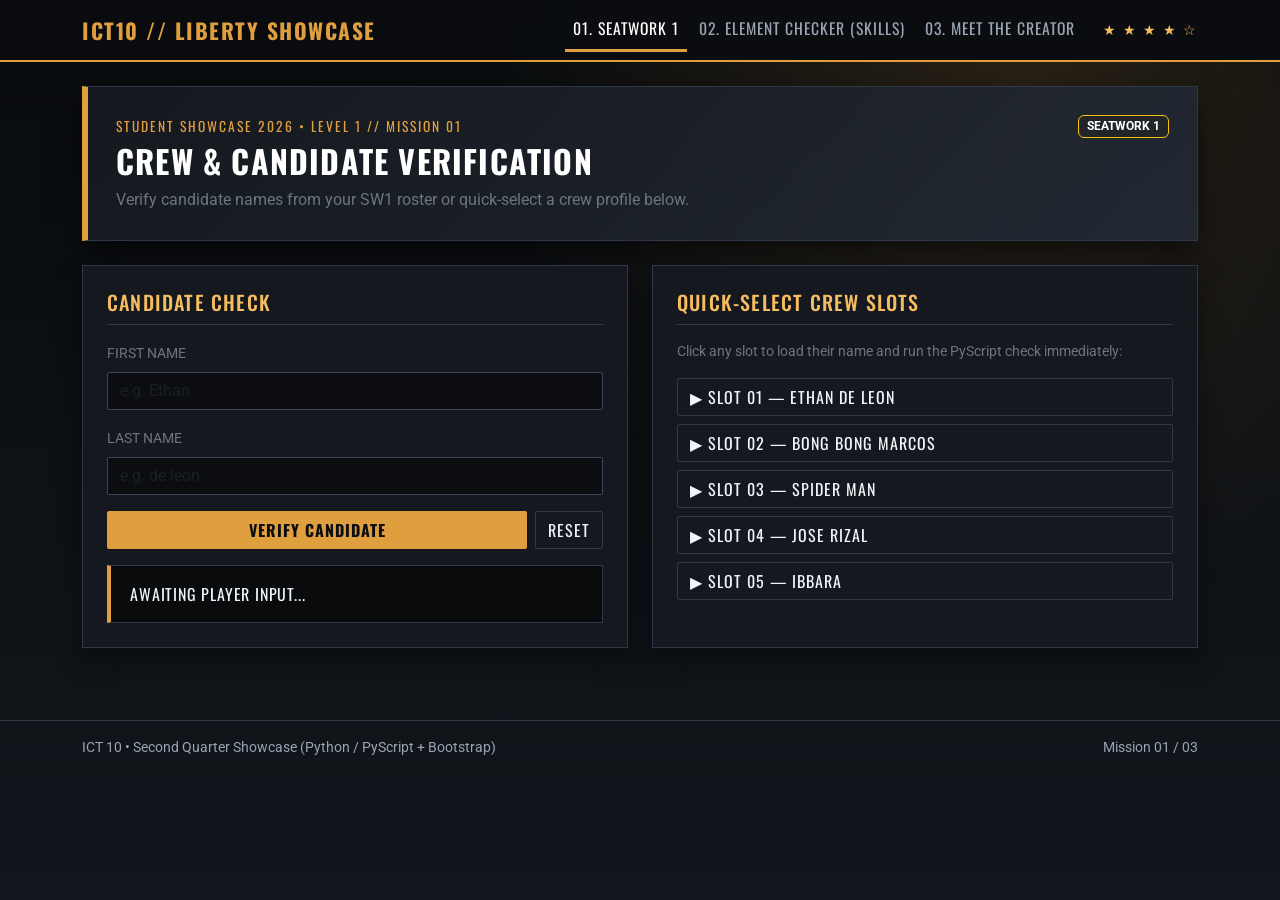
<file: index.html>
<!DOCTYPE html>
<html lang="en">
<head>
  <meta charset="UTF-8" />
  <meta name="viewport" content="width=device-width, initial-scale=1.0" />
  <title>ICT10 Q2 Showcase | Seatwork 1</title>
  <link href="https://cdn.jsdelivr.net/npm/bootstrap@5.3.3/dist/css/bootstrap.min.css" rel="stylesheet" />
  <link rel="stylesheet" href="https://pyscript.net/releases/2024.1.1/core.css" />
  <script type="module" src="https://pyscript.net/releases/2024.1.1/core.js"></script>
  <link rel="stylesheet" href="gta4.css" />
</head>
<body>
  <nav class="navbar navbar-expand-lg navbar-dark lc-navbar sticky-top">
    <div class="container">
      <a class="navbar-brand lc-brand" href="index.html">ICT10 // LIBERTY SHOWCASE</a>
      <button class="navbar-toggler" type="button" data-bs-toggle="collapse" data-bs-target="#lcNav">
        <span class="navbar-toggler-icon"></span>
      </button>
      <div class="collapse navbar-collapse" id="lcNav">
        <ul class="navbar-nav ms-auto align-items-lg-center gap-1">
          <li class="nav-item"><a class="nav-link active" href="index.html">01. Seatwork 1</a></li>
          <li class="nav-item"><a class="nav-link" href="elements.html">02. Element Checker (Skills)</a></li>
          <li class="nav-item"><a class="nav-link" href="creator.html">03. Meet the Creator</a></li>
          <li class="nav-item ms-lg-3"><span class="wanted-stars">★ ★ ★ ★ ☆</span></li>
        </ul>
      </div>
    </div>
  </nav>

  <main class="container py-4">
    <section class="lc-banner mb-4">
      <div class="d-flex flex-wrap justify-content-between align-items-center gap-2 mb-1">
        <span class="lc-kicker">Student Showcase 2026 • Level 1 // Mission 01</span>
        <span class="badge text-bg-dark border border-warning">SEATWORK 1</span>
      </div>
      <h1 class="lc-title h2 mb-2">Crew &amp; Candidate Verification</h1>
      <p class="text-secondary mb-0">Verify candidate names from your SW1 roster or quick-select a crew profile below.</p>
    </section>

    <div class="row g-4">
      <div class="col-lg-6">
        <div class="lc-card p-4 h-100">
          <h2 class="h5 lc-card-header">Candidate Check</h2>
          <div class="mb-3">
            <label for="first_name" class="form-label text-uppercase small text-secondary">First Name</label>
            <input type="text" id="first_name" class="form-control lc-input" placeholder="e.g. Ethan" />
          </div>
          <div class="mb-3">
            <label for="last_name" class="form-label text-uppercase small text-secondary">Last Name</label>
            <input type="text" id="last_name" class="form-control lc-input" placeholder="e.g. de leon" />
          </div>
          <div class="d-flex gap-2 mb-3">
            <button type="button" id="sw1_check_btn" class="btn btn-lc flex-grow-1">Verify Candidate</button>
            <button type="button" id="sw1_reset_btn" class="btn btn-lc-outline">Reset</button>
          </div>
          <div id="sw1_result" class="lc-console">AWAITING PLAYER INPUT...</div>
        </div>
      </div>

      <div class="col-lg-6">
        <div class="lc-card p-4 h-100">
          <h2 class="h5 lc-card-header">Quick-Select Crew Slots</h2>
          <p class="small text-secondary">Click any slot to load their name and run the PyScript check immediately:</p>
          <div class="d-grid gap-2">
            <button type="button" class="btn btn-lc-outline text-start sw1-slot" data-first="Ethan" data-last="de leon">▶ SLOT 01 — Ethan de leon</button>
            <button type="button" class="btn btn-lc-outline text-start sw1-slot" data-first="bong bong" data-last="marcos">▶ SLOT 02 — bong bong marcos</button>
            <button type="button" class="btn btn-lc-outline text-start sw1-slot" data-first="spider" data-last="man">▶ SLOT 03 — spider man</button>
            <button type="button" class="btn btn-lc-outline text-start sw1-slot" data-first="jose" data-last="rizal">▶ SLOT 04 — jose rizal</button>
            <button type="button" class="btn btn-lc-outline text-start sw1-slot" data-first="ibbara" data-last="">▶ SLOT 05 — ibbara</button>
          </div>
        </div>
      </div>
    </div>
  </main>

  <footer class="lc-footer py-3 mt-5">
    <div class="container d-flex flex-wrap justify-content-between">
      <span>ICT 10 • Second Quarter Showcase (Python / PyScript + Bootstrap)</span>
      <span>Mission 01 / 03</span>
    </div>
  </footer>

  <script type="py" src="./main.py"></script>
  <script src="https://cdn.jsdelivr.net/npm/bootstrap@5.3.3/dist/js/bootstrap.bundle.min.js"></script>
</body>
</html>
</file>
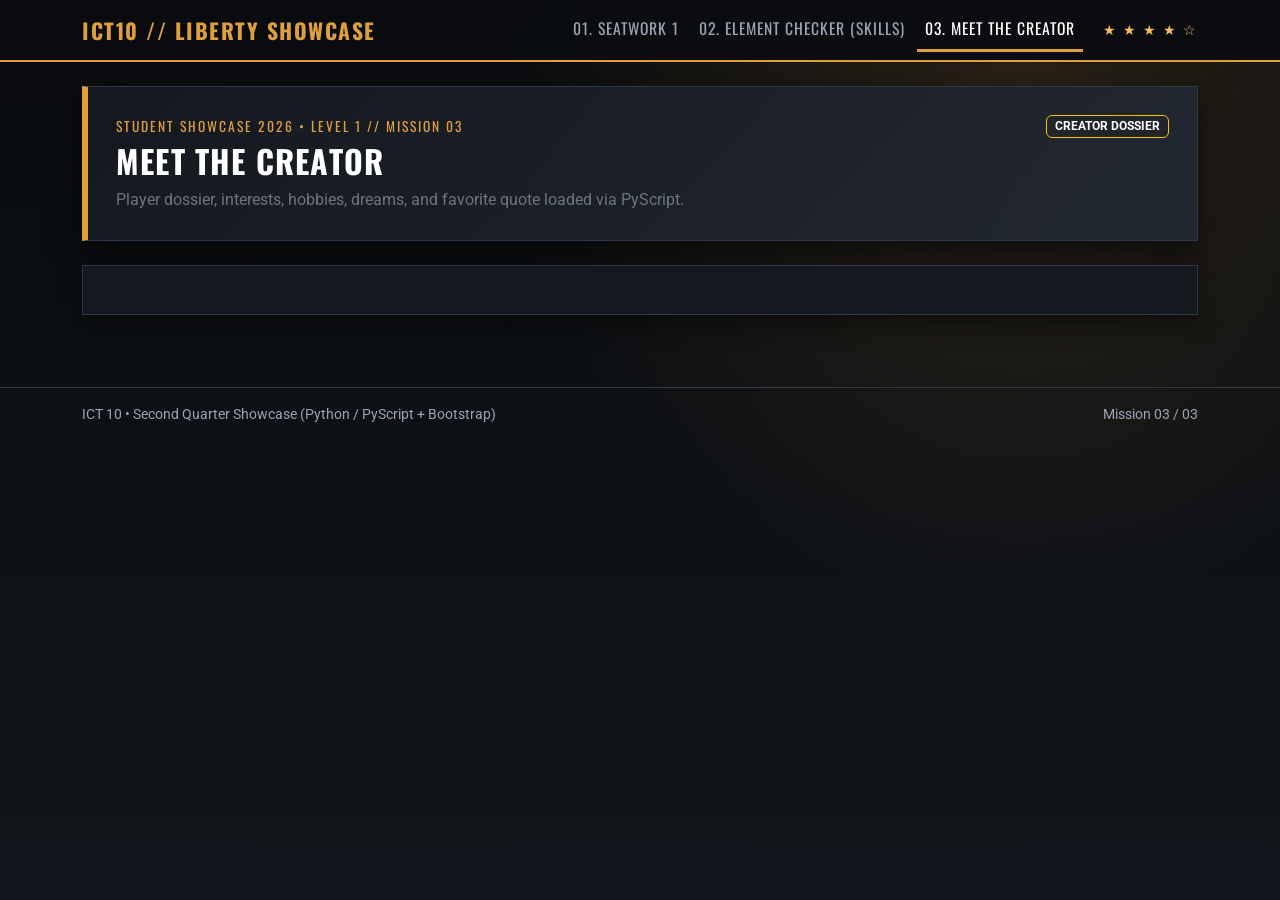
<file: creator.html>
<!DOCTYPE html>
<html lang="en">
<head>
  <meta charset="UTF-8" />
  <meta name="viewport" content="width=device-width, initial-scale=1.0" />
  <title>ICT10 Q2 Showcase | Meet the Creator</title>
  <link href="https://cdn.jsdelivr.net/npm/bootstrap@5.3.3/dist/css/bootstrap.min.css" rel="stylesheet" />
  <link rel="stylesheet" href="https://pyscript.net/releases/2024.1.1/core.css" />
  <script type="module" src="https://pyscript.net/releases/2024.1.1/core.js"></script>
  <link rel="stylesheet" href="gta4.css" />
</head>
<body>
  <nav class="navbar navbar-expand-lg navbar-dark lc-navbar sticky-top">
    <div class="container">
      <a class="navbar-brand lc-brand" href="index.html">ICT10 // LIBERTY SHOWCASE</a>
      <button class="navbar-toggler" type="button" data-bs-toggle="collapse" data-bs-target="#lcNav">
        <span class="navbar-toggler-icon"></span>
      </button>
      <div class="collapse navbar-collapse" id="lcNav">
        <ul class="navbar-nav ms-auto align-items-lg-center gap-1">
          <li class="nav-item"><a class="nav-link" href="index.html">01. Seatwork 1</a></li>
          <li class="nav-item"><a class="nav-link" href="elements.html">02. Element Checker (Skills)</a></li>
          <li class="nav-item"><a class="nav-link active" href="creator.html">03. Meet the Creator</a></li>
          <li class="nav-item ms-lg-3"><span class="wanted-stars">★ ★ ★ ★ ☆</span></li>
        </ul>
      </div>
    </div>
  </nav>

  <main class="container py-4">
    <section class="lc-banner mb-4">
      <div class="d-flex flex-wrap justify-content-between align-items-center gap-2 mb-1">
        <span class="lc-kicker">Student Showcase 2026 • Level 1 // Mission 03</span>
        <span class="badge text-bg-dark border border-warning">CREATOR DOSSIER</span>
      </div>
      <h1 class="lc-title h2 mb-2">Meet the Creator</h1>
      <p class="text-secondary mb-0">Player dossier, interests, hobbies, dreams, and favorite quote loaded via PyScript.</p>
    </section>

    <div id="creator_dossier" class="lc-card p-4"></div>
  </main>

  <footer class="lc-footer py-3 mt-5">
    <div class="container d-flex flex-wrap justify-content-between">
      <span>ICT 10 • Second Quarter Showcase (Python / PyScript + Bootstrap)</span>
      <span>Mission 03 / 03</span>
    </div>
  </footer>

  <script type="py" src="./main.py"></script>
  <script src="https://cdn.jsdelivr.net/npm/bootstrap@5.3.3/dist/js/bootstrap.bundle.min.js"></script>
</body>
</html>
</file>
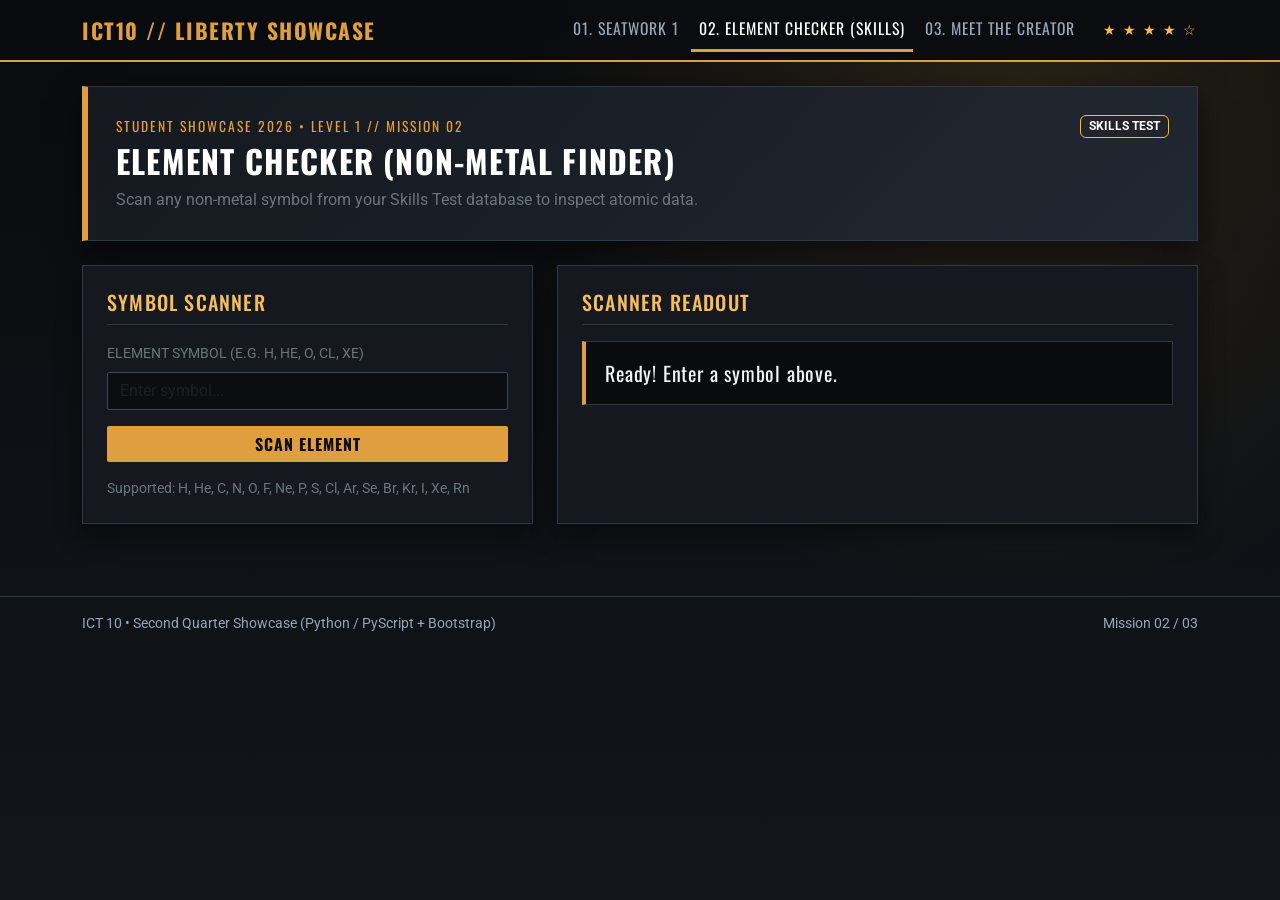
<file: elements.html>
<!DOCTYPE html>
<html lang="en">
<head>
  <meta charset="UTF-8" />
  <meta name="viewport" content="width=device-width, initial-scale=1.0" />
  <title>ICT10 Q2 Showcase | Element Checker (Skills Test)</title>
  <link href="https://cdn.jsdelivr.net/npm/bootstrap@5.3.3/dist/css/bootstrap.min.css" rel="stylesheet" />
  <link rel="stylesheet" href="https://pyscript.net/releases/2024.1.1/core.css" />
  <script type="module" src="https://pyscript.net/releases/2024.1.1/core.js"></script>
  <link rel="stylesheet" href="gta4.css" />
</head>
<body>
  <nav class="navbar navbar-expand-lg navbar-dark lc-navbar sticky-top">
    <div class="container">
      <a class="navbar-brand lc-brand" href="index.html">ICT10 // LIBERTY SHOWCASE</a>
      <button class="navbar-toggler" type="button" data-bs-toggle="collapse" data-bs-target="#lcNav">
        <span class="navbar-toggler-icon"></span>
      </button>
      <div class="collapse navbar-collapse" id="lcNav">
        <ul class="navbar-nav ms-auto align-items-lg-center gap-1">
          <li class="nav-item"><a class="nav-link" href="index.html">01. Seatwork 1</a></li>
          <li class="nav-item"><a class="nav-link active" href="elements.html">02. Element Checker (Skills)</a></li>
          <li class="nav-item"><a class="nav-link" href="creator.html">03. Meet the Creator</a></li>
          <li class="nav-item ms-lg-3"><span class="wanted-stars">★ ★ ★ ★ ☆</span></li>
        </ul>
      </div>
    </div>
  </nav>

  <main class="container py-4">
    <section class="lc-banner mb-4">
      <div class="d-flex flex-wrap justify-content-between align-items-center gap-2 mb-1">
        <span class="lc-kicker">Student Showcase 2026 • Level 1 // Mission 02</span>
        <span class="badge text-bg-dark border border-warning">SKILLS TEST</span>
      </div>
      <h1 class="lc-title h2 mb-2">Element Checker (Non-Metal Finder)</h1>
      <p class="text-secondary mb-0">Scan any non-metal symbol from your Skills Test database to inspect atomic data.</p>
    </section>

    <div class="row g-4">
      <div class="col-md-5">
        <div class="lc-card p-4 h-100">
          <h2 class="h5 lc-card-header">Symbol Scanner</h2>
          <label for="element_input" class="form-label text-uppercase small text-secondary">Element Symbol (e.g. H, He, O, Cl, Xe)</label>
          <input type="text" id="element_input" class="form-control lc-input mb-3" placeholder="Enter symbol..." />
          <button type="button" id="search_btn" class="btn btn-lc w-100 mb-3">Scan Element</button>
          <div class="small text-secondary">
            Supported: H, He, C, N, O, F, Ne, P, S, Cl, Ar, Se, Br, Kr, I, Xe, Rn
          </div>
        </div>
      </div>

      <div class="col-md-7">
        <div class="lc-card p-4 h-100">
          <h2 class="h5 lc-card-header">Scanner Readout</h2>
          <div id="Result" class="lc-console fs-5">Ready! Enter a symbol above.</div>
        </div>
      </div>
    </div>
  </main>

  <footer class="lc-footer py-3 mt-5">
    <div class="container d-flex flex-wrap justify-content-between">
      <span>ICT 10 • Second Quarter Showcase (Python / PyScript + Bootstrap)</span>
      <span>Mission 02 / 03</span>
    </div>
  </footer>

  <script type="py" src="./main.py"></script>
  <script src="https://cdn.jsdelivr.net/npm/bootstrap@5.3.3/dist/js/bootstrap.bundle.min.js"></script>
</body>
</html>
</file>
<file: gta4.css>
@import url('https://fonts.googleapis.com/css2?family=Oswald:wght@500;700&family=Roboto:wght@400;500;700&display=swap');

:root {
  --lc-bg: #0c0e11;
  --lc-panel: #15191f;
  --lc-panel-alt: #1c222b;
  --lc-border: #2f3846;
  --lc-amber: #e09f3e;
  --lc-amber-bright: #f6bd60;
  --lc-steel: #9aa5b4;
  --lc-text: #f1f5f9;
  --lc-green: #22c55e;
  --lc-red: #ef4444;
}

body {
  background:
    radial-gradient(circle at 80% 10%, rgba(224, 159, 62, 0.14), transparent 40%),
    linear-gradient(180deg, #090b0d 0%, #12161c 100%);
  color: var(--lc-text);
  font-family: 'Roboto', sans-serif;
  min-height: 100vh;
}

/* Top GTA IV Pause-Menu Navbar */
.lc-navbar {
  background-color: rgba(10, 12, 15, 0.96);
  border-bottom: 2px solid var(--lc-amber);
  letter-spacing: 1px;
}

.lc-brand {
  font-family: 'Oswald', sans-serif;
  font-weight: 700;
  text-transform: uppercase;
  color: var(--lc-amber) !important;
  font-size: 1.35rem;
  letter-spacing: 1.5px;
}

.lc-navbar .nav-link {
  font-family: 'Oswald', sans-serif;
  text-transform: uppercase;
  color: var(--lc-steel);
  font-size: 0.98rem;
  padding: 0.55rem 0.95rem;
  border-bottom: 3px solid transparent;
  transition: color 0.15s, border-color 0.15s;
}

.lc-navbar .nav-link:hover,
.lc-navbar .nav-link.active {
  color: #ffffff;
  border-bottom-color: var(--lc-amber);
}

/* Wanted Stars HUD Pill */
.wanted-stars {
  font-family: 'Oswald', sans-serif;
  color: var(--lc-amber-bright);
  font-size: 0.9rem;
  letter-spacing: 2px;
}

/* Mission Banner */
.lc-banner {
  background: linear-gradient(135deg, rgba(21, 25, 31, 0.96), rgba(34, 41, 52, 0.92));
  border-left: 6px solid var(--lc-amber);
  border-top: 1px solid var(--lc-border);
  border-right: 1px solid var(--lc-border);
  border-bottom: 1px solid var(--lc-border);
  padding: 1.75rem;
  box-shadow: 0 12px 28px rgba(0, 0, 0, 0.55);
}

.lc-kicker {
  font-family: 'Oswald', sans-serif;
  color: var(--lc-amber);
  text-transform: uppercase;
  letter-spacing: 2px;
  font-size: 0.85rem;
}

.lc-title {
  font-family: 'Oswald', sans-serif;
  text-transform: uppercase;
  font-weight: 700;
  letter-spacing: 1.2px;
  color: #ffffff;
}

/* Cards & Inputs */
.lc-card {
  background-color: var(--lc-panel);
  border: 1px solid var(--lc-border);
  box-shadow: 0 10px 24px rgba(0, 0, 0, 0.45);
}

.lc-card-header {
  font-family: 'Oswald', sans-serif;
  text-transform: uppercase;
  letter-spacing: 1.2px;
  color: var(--lc-amber-bright);
  border-bottom: 1px solid var(--lc-border);
  padding-bottom: 0.65rem;
  margin-bottom: 1rem;
}

.lc-input,
.lc-select {
  background-color: #0b0d10 !important;
  border: 1px solid #3c4657 !important;
  color: #ffffff !important;
  border-radius: 2px;
}

.lc-input:focus,
.lc-select:focus {
  border-color: var(--lc-amber) !important;
  box-shadow: 0 0 0 0.2rem rgba(224, 159, 62, 0.22) !important;
}

.btn-lc {
  background-color: var(--lc-amber);
  color: #0c0e11;
  font-family: 'Oswald', sans-serif;
  font-weight: 700;
  text-transform: uppercase;
  letter-spacing: 1px;
  border: none;
  border-radius: 2px;
}

.btn-lc:hover {
  background-color: var(--lc-amber-bright);
  color: #0c0e11;
}

.btn-lc-outline {
  background-color: transparent;
  color: var(--lc-text);
  border: 1px solid var(--lc-border);
  font-family: 'Oswald', sans-serif;
  text-transform: uppercase;
  letter-spacing: 1px;
  border-radius: 2px;
}

.btn-lc-outline:hover {
  border-color: var(--lc-amber);
  color: var(--lc-amber-bright);
}

/* Status Box */
.lc-console {
  background-color: #090b0d;
  border: 1px solid var(--lc-border);
  border-left: 4px solid var(--lc-amber);
  padding: 1rem 1.2rem;
  font-family: 'Oswald', sans-serif;
  letter-spacing: 0.8px;
}

.lc-console.success {
  border-left-color: var(--lc-green);
  color: #86efac;
}

.lc-console.denied {
  border-left-color: var(--lc-red);
  color: #fca5a5;
}

.lc-table {
  color: var(--lc-text);
}

.lc-table thead {
  background-color: var(--lc-panel-alt);
  font-family: 'Oswald', sans-serif;
  text-transform: uppercase;
  letter-spacing: 1px;
  color: var(--lc-amber-bright);
}

.lc-table td,
.lc-table th {
  border-color: var(--lc-border);
}

.lc-footer {
  border-top: 1px solid var(--lc-border);
  color: var(--lc-steel);
  font-size: 0.85rem;
}
</file>
